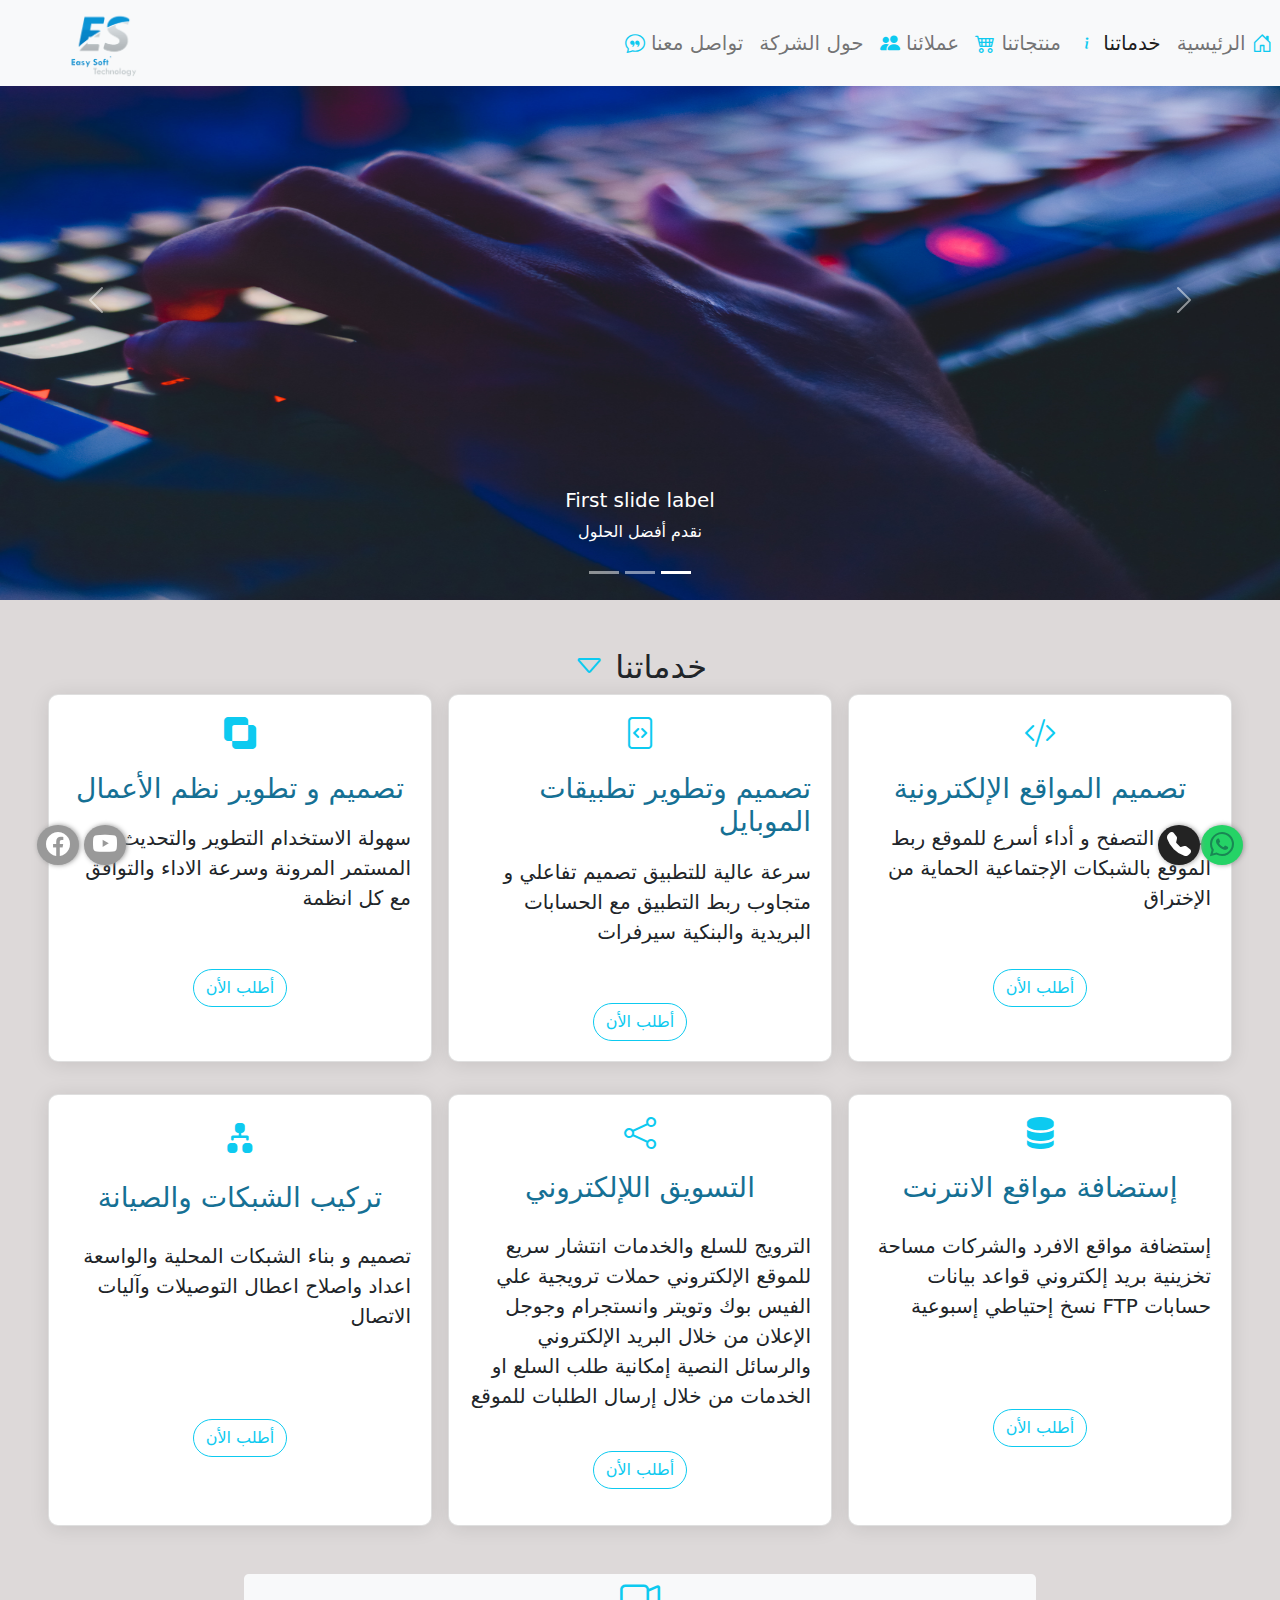
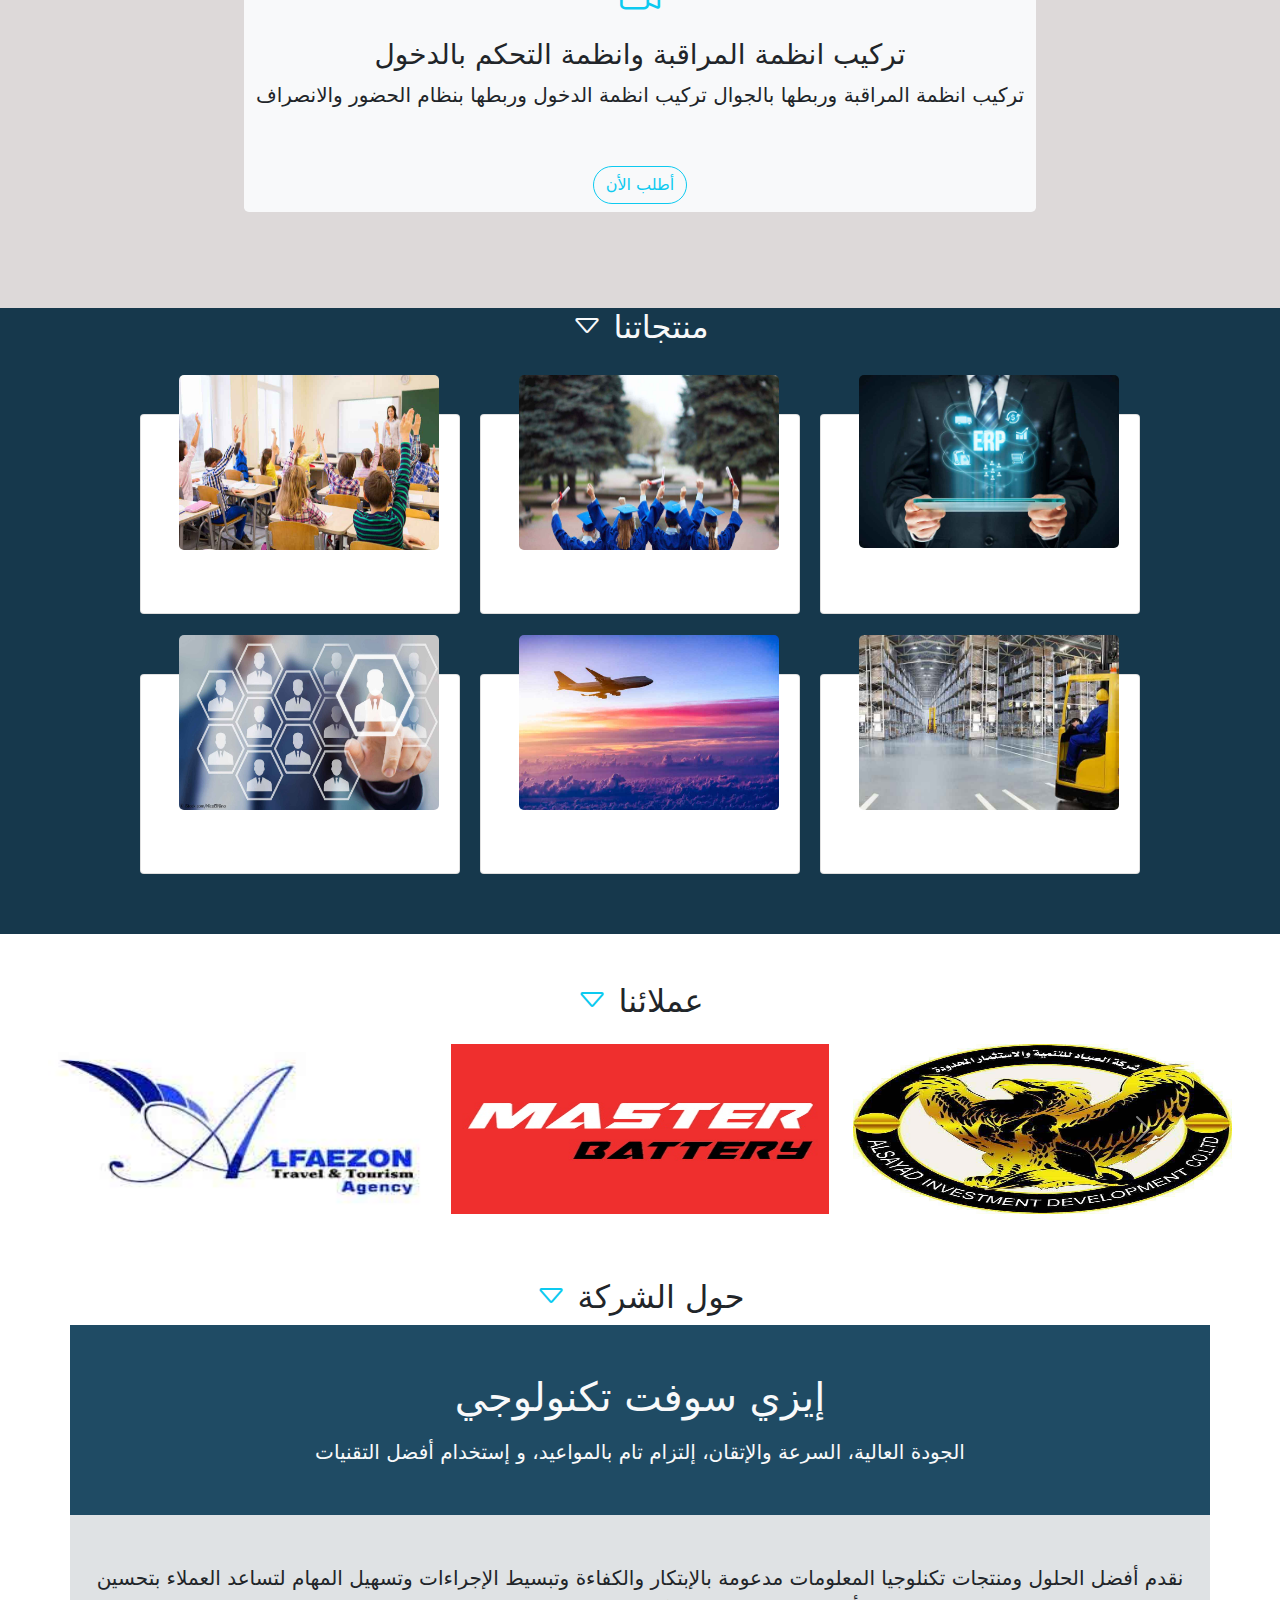
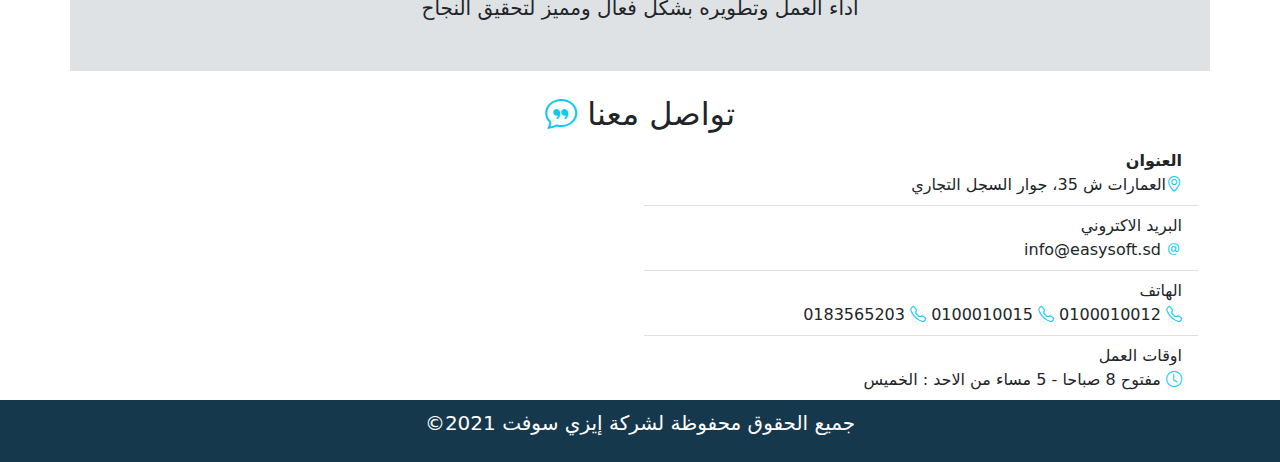
<file: index.html>
<!DOCTYPE html>
<html lang="en" dir="rtl">
<!-- start head -->

<head>
    <meta charset="utf-8">
    <meta name="viewport" content="width=device-width, initial-scale=1">
    <meta name="description" content="">
    <meta name="author" content="Mark Otto, Jacob Thornton, and Bootstrap contributors">
    <meta name="generator" content="Hugo 0.83.1">
    <title>إيزي سوفت تكنولوجي</title>


    <!-- Bootstrap core CSS -->
    <!-- <link rel="stylesheet" href="./style.css" /> -->
    <link href="./css/bootstrap.rtl.min.css" rel="stylesheet">
    <link rel="stylesheet" href="https://cdn.jsdelivr.net/npm/bootstrap-icons@1.5.0/font/bootstrap-icons.css">

    <link rel="stylesheet" href="css/e_style.css">
    <link rel="stylesheet" href="css/simple-lightbox.css">
    <!-- mapbox -->
    <link href="https://api.mapbox.com/mapbox-gl-js/v2.1.1/mapbox-gl.css" rel="stylesheet" />


</head>
<!--end head  -->

<body>
    <div class="container-fluid ">
        <header>
            <nav class="navbar navbar-expand-md navbar-light fixed-top bg-light   ">

                <button class="navbar-toggler" type="button" data-bs-toggle="collapse" data-bs-target="#navbarCollapse" aria-controls="navbarCollapse" aria-expanded="false" aria-label="تبديل التنقل">
            <span class="navbar-toggler-icon "></span>
          </button>
                <div class="collapse navbar-collapse" id="navbarCollapse">
                    <ul class="navbar-nav navbar-brand me-auto mb-2 mb-md-0">
                        <li class="nav-item">
                            <a class="nav-link" href="easys.html">
                                <i class="bi bi-house-door text-info"></i> الرئيسية
                            </a>
                        </li>
                        <li class="nav-item">
                            <a class="nav-link active" aria-current="page" href="#services"> خدماتنا 
                                <i class="bi bi-info text-info"></i>
                            </a>
                        </li>
                        <li class="nav-item">
                            <a class="nav-link" href="#products"> منتجاتنا
                                <i class="bi bi-cart4 text-info"></i>
                            </a>
                        </li>
                        <li class="nav-item">
                            <a class="nav-link " href="#customer" tabindex="-1" aria-disabled="true">عملائنا 
                                <i class="bi bi-people-fill text-info"></i>
                            </a>
                        </li>
                        <li class="nav-item">
                            <a class="nav-link " href="#around" tabindex="-1" aria-disabled="true">حول الشركة  </a>
                        </li>
                        <li class="nav-item">
                            <a class="nav-link" href="#con" tabindex="-1" aria-disabled="true">تواصل معنا 
                                <i class="bi bi-chat-quote text-info"></i>
                            </a>
                        </li>
                    </ul>

                </div>
                <div class="text-end me-5">
                    <!-- My Logo -->
                    <a href="https://easysoft.sd" class="my-logo ">
                        <img class="logo-two " src="./images/easy.png" alt="logo" height="70" width="120" />
                    </a>
                </div>
            </nav>
        </header>

    </div>
    <!--  start carsoual -->

    <div id="carouselExampleCaptions" class="carousel slide " data-bs-ride="carousel">
        <div class="carousel-indicators">
            <button type="button" data-bs-target="#carouselExampleCaptions" data-bs-slide-to="0" class="active" aria-current="true" aria-label="Slide 1"></button>
            <button type="button" data-bs-target="#carouselExampleCaptions" data-bs-slide-to="1" aria-label="Slide 2"></button>
            <button type="button" data-bs-target="#carouselExampleCaptions" data-bs-slide-to="2" aria-label="Slide 3"></button>
        </div>
        <div class="carousel-inner">
            <div class="carousel-item active">
                <img src="./images/pexels-soumil-kumar-735911.jpg" class="d-block w-100" alt="..." width="300" height="600">
                <div class="carousel-caption d-none d-md-block">
                    <h5>First slide label</h5>
                    <p>نقدم أفضل الحلول</p>
                </div>
            </div>
            <div class="carousel-item">
                <img src="./images/pexels-xxss-is-back-777001.jpg" class="d-block w-100" alt="..." width="300" height="600">
                <div class="carousel-caption d-none d-md-block">
                    <h5>Second slide label</h5>
                    <p>ومنتجات تكنلوجيا المعلومات مدعومة بالإبتكار والكفاءة </p>
                </div>
            </div>
            <div class="carousel-item">
                <img src="./images/pexels-josh-sorenson-1714208.jpg" class="d-block w-100" alt="..." width="300" height="600">
                <div class="carousel-caption d-none d-md-block">
                    <h5>Third slide label</h5>
                    <p>وتبسيط الإجراءات وتسهيل المهام لتساعد العملاء بتحسين أداء العمل وتطويره بشكل فعال ومميز لتحقيق النجاح</p>
                </div>
            </div>
        </div>
        <button class="carousel-control-prev" type="button" data-bs-target="#carouselExampleCaptions" data-bs-slide="prev">
      <span class="carousel-control-prev-icon" aria-hidden="true"></span>
      <span class="visually-hidden">Previous</span>
    </button>
        <button class="carousel-control-next" type="button" data-bs-target="#carouselExampleCaptions" data-bs-slide="next">
      <span class="carousel-control-next-icon" aria-hidden="true"></span>
      <span class="visually-hidden">Next</span>
    </button>
    </div>
    <!--  end carsoual -->
    <!-- services section -->
    <section class="services">
        <!-- الخدمات -->
        <!-- container -->
        <div class="container-fluid p-5 " id="services">
            <h2 class="text-center text-dark mt-0 ">خدماتنا
                <i class="bi bi-caret-down text-info "></i>
            </h2>
            <!-- make row one-->
            <div class="row g-3 ">
                <!-- make col one -->
                <div class="col-md-4 ">
                    <div class="card h-100 ">
                        <div class="card-body ">
                            <h2 class="card-title align-self-center "><i class="bi bi-code-slash text-info text-center "></i></h2>
                            <h3 class="card-title align-self-center ">تصميم المواقع الإلكترونية</h3>
                            <p class="card-text mt-2 lead ">سرعة التصفح و أداء أسرع للموقع ربط الموقع بالشبكات الإجتماعية الحماية من الإختراق</p>
                            <div class="align-self-center mt-3 ">
                                <a href="#con " class="btn btn-outline-info ">أطلب الأن </a>
                            </div>
                        </div>
                    </div>

                </div>
                <!-- make col two -->
                <div class="col-md-4 ">
                    <div class="card h-100">
                        <div class="card-body ">
                            <h2 class="card-title align-self-center "><i class="bi bi-file-code text-info "></i></h2>
                            <h3 class="card-title align-self-center "> تصميم وتطوير تطبيقات الموبايل</h3>
                            <p class="card-text mt-2 lead"> سرعة عالية للتطبيق تصميم تفاعلي و متجاوب ربط التطبيق مع الحسابات البريدية والبنكية سيرفرات </p>
                            <div class="align-self-center mt-3 ">
                                <a href="#con " class="btn btn-outline-info ">أطلب الأن </a>
                            </div>
                        </div>
                    </div>
                </div>
                <!-- make col three -->
                <div class="col-md-4 ">
                    <div class="card h-100">
                        <div class="card-body ">
                            <h2 class="card-title align-self-center "><i class="bi bi-exclude text-info "></i></h2>
                            <h3 class="card-title align-self-center "> تصميم و تطوير نظم الأعمال</h3>
                            <p class="card-text mt-2 lead">سهولة الاستخدام التطوير والتحديث المستمر المرونة وسرعة الاداء والتوافق مع كل انظمة </p>
                            <div class="align-self-center mt-3 ">
                                <a href="#con " class="btn btn-outline-info ">أطلب الأن </a>
                            </div>
                        </div>
                    </div>
                </div>
            </div>
            <!-- make row two-->
            <div class="row g-3 mt-3">
                <!-- make col one -->
                <div class="col-md-4 ">
                    <div class="card h-100">
                        <div class="card-body ">
                            <h2 class="card-title align-self-center "><i class="bi bi-server text-info "></i></h2>
                            <h3 class="card-title align-self-center "> إستضافة مواقع الانترنت </h3>
                            <p class="card-text mt-3 lead">إستضافة مواقع الافرد والشركات مساحة تخزينية بريد إلكتروني قواعد بيانات حسابات FTP نسخ إحتياطي إسبوعية</p>
                            <div class="align-self-center mt-5 ">
                                <a href="#con " class="btn btn-outline-info ">أطلب الأن </a>
                            </div>
                        </div>
                    </div>
                </div>
                <!-- make col two -->
                <div class="col-md-4 ">
                    <div class="card h-100">
                        <div class="card-body ">
                            <h2 class="card-title align-self-center "><i class="bi bi-share text-info "></i></h2>
                            <h3 class="card-title align-self-center ">التسويق اللإلكتروني</h3>

                            <p class="card-text mt-3 lead">الترويج للسلع والخدمات انتشار سريع للموقع الإلكتروني حملات ترويجية علي الفيس بوك وتويتر وانستجرام وجوجل الإعلان من خلال البريد الإلكتروني والرسائل النصية إمكانية طلب السلع او الخدمات من خلال إرسال الطلبات للموقع
                            </p>
                            <div class="align-self-center mb-3">
                                <a href="#con " class="btn btn-outline-info ">أطلب الأن </a>
                            </div>
                        </div>
                    </div>
                </div>

                <!-- make col three -->
                <div class="col-md-4 ">
                    <div class="card h-100">
                        <div class="card-body ">
                            <h1 class="card-title align-self-center "><i class="bi bi-diagram-2-fill text-info "></i></h1>
                            <h3 class="card-title align-self-center "> تركيب الشبكات والصيانة</h3>
                            <p class="card-text mt-3 lead "> تصميم و بناء الشبكات المحلية والواسعة اعداد واصلاح اعطال التوصيلات وآليات الاتصال
                            </p>
                            <div class="align-self-center mt-5 ">
                                <a href="#con " class="btn btn-outline-info ">أطلب الأن </a>
                            </div>
                        </div>
                    </div>
                </div>
            </div>
            <!-- start section cctv -->
            <section class="cctv">
                <div class="container bg-light rounded-3">
                    <div class="text-center mt-5">
                        <h1 class="mb-3 mt-3"><i class="bi bi-camera-video text-info"></i></h1>

                        <h3>تركيب انظمة المراقبة وانظمة التحكم بالدخول</h3>
                        <p class="lead mb-5">
                            تركيب انظمة المراقبة وربطها بالجوال تركيب انظمة الدخول وربطها بنظام الحضور والانصراف
                        </p>
                        <div class="align-self-center mb-5 p-2">
                            <a href="#con " class="btn btn-outline-info ">أطلب الأن </a>
                        </div>
                    </div>

                </div>
            </section>
            <!-- end section cctv -->
        </div>
        <!-- card section -->
    </section>
    <!-- end services section -->
    <!-- start card section -->
    <section class="cards color " id="products">
        <h2 class="text-center text-light  ">منتجاتنا
            <i class="bi bi-caret-down text-light "></i>
        </h2>
        <div class="container ">
            <div class="card">
                <div class="imgBox">
                    <img src="./images/erp.jpg " alt="">
                </div>
                <div class="content ">
                    <h4 class="card-title align-self-center mt-2 "> نظام إدارة المؤسسات</h4>
                    <h5 class="card-title align-self-center ">( <span class=" text-info ">Easy-ERP</span> )</h5>
                    <p class="card-text mt-3 ">

                        اطلع على جميع المعلومات الهامة عن كل إدارة في لمحة سريعة، واجعل الاطلاع على المعلومات الحساسة مقتصراً على مدراء الموارد البشرية فقط، أو اجعل المعلومات الأخرى متاحة لجميع الموظفين للاطلاع عليها وكأنها دليل الموظف، احصل على تنبيهات طلبات الإجازات الجديدة
                        وطلبات التخصيص وطلبات التوظيف والتقييمات والمزيد
                    </p>

                </div>
            </div>

            <div class="card">
                <div class="imgBox">
                    <img src="./images/coll.jpg " alt=" " height="175 ">
                </div>
                <div class="content ">
                    <!-- card title -->
                    <h4 class="card-title align-self-center mt-2 "> نظام إدارة الجامعات والكليات</h5>
                        <h5 class="card-title align-self-center ">(<span class=" text-info ">Easy-College</span>)</h5>
                        <!-- card text -->
                        <p class="card-text ">
                            احتفظ بجميع معلومات الطالب في مكان واحد لسهولة الوصول إلى المكان وعند الحاجة لاتخاذ قرارات مستنيرة تتتألف الميزات الأساسية لـ نظام إدارة الجامعات والكليات من الوحدات الضرورية لتشغيل أي كلية تعليمي. فليكن من السهل استخدام نظام إدارة معلومات الطلاب وإدارة
                            الكلية وإدارة الدورات الدراسية وإدارة التسجيل والامتحانات المفيدة إلى جانب الإدارة المالية المتكاملة

                        </p>
                </div>
            </div>
            <div class="card ">
                <div class="imgBox ">
                    <img src="./images/school.jpg" alt=" " height="175 ">
                </div>
                <div class="content ">
                    <!-- card title -->
                    <h4 class="card-title align-self-center mt-2"> نظام إدارة المدارس والمعاهد</h5>
                        <h5 class="card-title align-self-center ">( <span class=" text-info ">Easy-ERP School</span> )</h5>
                        <!-- card text -->
                        <p class="card-text ">عملية تسجيل مدعومة بسير العمل والتي تمكن المعهد/المدرسة من متابعة سير العمليات بكل شفافية ووضوح وهو نظام متكامل لإدارة الطلبة يشمل جميع المعلومات ومنها فصيلة الدم والانجازات والكثير من التفاصيل الاخري.ويقدم إدارة متكاملة وتشمل
                            أدارة الموارد البشرية وجميع المعلومات الخاصه بالمهارات والدرجات والرواتب الخاصه بكل مدرس.</p>

                </div>
            </div>
            <div class="card ">
                <div class="imgBox ">
                    <img src="./images/inv.jpg " alt=" " height="175">
                </div>
                <div class="content ">
                    <!-- card title -->
                    <h4 class="card-title align-self-center "> نظام إدارة المخزون</h5>
                        <h5 class="card-title align-self-center ">( <span class=" text-info ">Easy-Inventory</span> )</h5>
                        <!-- card text -->
                        <p class="card-text mt-3 ">

                            احصل على تقييم دقيق للمخزون وحسن أداء جميع عملياتك الداخلية. من خلال ترحيل كافة الحركات المخزنية من استلام وصرف وتحويل المخزون بين المواقع بدلاً عن إدخالها مره اخري كقيود محاسبية كما يمكن استخدم نقاط حد الطلب وطلبات عروض الأسعار التلقائية لجعل سلسلة التوريد
                            أكثر كفاءة من ذي قبل. كما يمكنك تتبع جميع حركات المخزون بدايةً من الشراء مرورًا بالوصول إلى المستودع وحتى أوامر البيع. تتبع أرقام الدفعات أو الأرقام المسلسلة في المراحل الأولى أو النهائية من أي مكان في سلسلة التوريد.
                        </p>
                </div>
            </div>
            <div class="card ">
                <div class="imgBox ">
                    <img src="./images/travel.jpg" alt=" " height="175">
                </div>
                <div class="content ">
                    <!-- card title -->
                    <h4 class="card-title align-self-center mt-2"> نظام وكالات السفر والسياحة</h5>
                        <h5 class="card-title align-self-center ">( <span class=" text-info ">Easy-Inventory</span> )</h5>
                        <!-- card text -->
                        <p class="card-text mt-3 ">

                            نظام متكامل وشامل مبني على أعلى المعايير العالمية لإدارة وكالات السياحة و السفر . يوفر للإدارة العليا كل المعلومات المطلوبة التي تؤدي إلى نجاحها. ويوفر إمكانية إظهار تقرير بالاوزان لكافة فئات التذاكر من تذاكر الطيران والعفش الزائد وغيرها .إمكانية إظهار
                            تقرير بكشف حساب للصندوق عن المبيعات النقدية.يتيح إدارة ومتابعة أمور العاملين على كافة مستويات توزعهم الإداري والعملي والمالي منخلال إتاحة إدخال أدق التفاصيل الخاصة بأضابير الموظفين وشروط عقودهم و استحقاقاتهم ومتابعة إجازاتهم
                            وأية حركة تطرأ على مسيرة عملهم الوظيفي ويوجد مصمم تقارير خاص لاستخراج أية معلومات بالشكل التي تريده الإدارة
                        </p>

                </div>
            </div>
            <div class="card ">
                <div class="imgBox ">
                    <img src="./images/recr.jpg" alt=" " height="175">
                </div>
                <div class="content ">
                    <!-- card title -->
                    <h4 class="card-title align-self-center "> نظام الاستخدام الخارجي والتوظيف</h5>
                        <h5 class="card-title align-self-center ">( <span class=" text-info ">Easy-recrutment</span> )</h5>
                        <!-- card text -->
                        <p class="card-text mt-3 ">
                            يقوم النظام في مساعدتك علي إدارة المشاريع التوظيفية من عقودات عمل خارجية وفلترتها وتحديد المؤهل اللاذم للمشروع في الشهادات والخبرات والعمر وكل ما تحتاجة من خدمات للتوظيف كما يساعدك في عمل تقرير شامل عن عدد المقدمين للمشروع وعدد خبراتهم وشهاداتهم وعدد
                            المقبولين والذين تم رفضهم ويساعد في تسهيل المعاملات الخاصة بالوكالة
                        </p>

                </div>
            </div>
        </div>

    </section>
    <!-- customer -->
    <!-- this is good one 😎😋 -->
    <section id="customer" class="p-5 section-c">
         <h2 class='text-center text-dark mb-4'>عملائنا
                <i class="bi bi-caret-down text-info "></i>
            </h2>

        <div id="carouselExampleControlsNoTouching" class="carousel slide" data-bs-touch="false" data-bs-interval="false">
<div class="carousel-inner">
  <div class="carousel-item active">
      <div class="row">
          <div class="col"> <img src="./images/hunter.jpg" height="170" class="d-block w-100" alt="..."></div>
          <div class="col"> <img src="./images/master.jpg" height="170" class="d-block w-100" alt="..."></div>
          <div class="col"> <img src="./images/faz.jpg" height="170" class="d-block w-100" alt="..."></div>
      </div>
  </div>
  <div class="carousel-item">
      <div class="row">
          <div class="col"> <img src="./images/ballons.jpeg" class="d-block w-100" alt="..."></div>
          <div class="col"> <img src="./images/city.jpeg" class="d-block w-100" alt="..."></div>
          <div class="col"> <img src="./images/coll.jpg" class="d-block w-100" alt="..."></div>
      </div>
  </div>
  <div class="carousel-item">
     <div class="row">
          <div class="col"> <img src="./images/ballons.jpeg" class="d-block w-100" alt="..."></div>
          <div class="col"> <img src="./images/city.jpeg" class="d-block w-100" alt="..."></div>
          <div class="col"> <img src="./images/coll.jpg" class="d-block w-100" alt="..."></div>
      </div>
  </div>
</div>
<button class="carousel-control-prev" type="button" data-bs-target="#carouselExampleControlsNoTouching" data-bs-slide="prev">
  <span class="carousel-control-prev-icon" aria-hidden="true"></span>
  <span class="visually-hidden">Previous</span>
</button>
<button class="carousel-control-next" type="button" data-bs-target="#carouselExampleControlsNoTouching" data-bs-slide="next">
  <span class="carousel-control-next-icon" aria-hidden="true"></span>
  <span class="visually-hidden">Next</span>
</button>
</div>

    </section>
  <!-- this is bad one 😁😅 -->
    <!-- <section class="section-c  p-5 " id='customer'>
        <div class="containor  ">
            <h2 class='text-center text-dark mb-4'>عملائنا
                <i class="bi bi-caret-down text-info "></i>
            </h2>
           
            <div id="carouselExampleCaptions2" class="carousel slide " data-bs-ride="carousel">
                <div class="carousel-indicators">
                    <button type="button" data-bs-target="#carouselExampleCaptions2" data-bs-slide-to="0" class="active" aria-current="true" aria-label="Slide 1"></button>
                    <button type="button" data-bs-target="#carouselExampleCaptions2" data-bs-slide-to="1" aria-label="Slide 2"></button>
                    <button type="button" data-bs-target="#carouselExampleCaptions" data-bs-slide-to="2" aria-label="Slide 3"></button>
                </div>
                <div class="carousel-inner">
                    <div class="row g-1">
                        <div class="col-md-4">
                            <div class="carousel-item active">
                                <img src="./images/hunter.jpg" class="d-block w-100" alt="..." height="170">
                            </div>
                        </div>
                        <div class="col-md-4">
                            <div class="carousel-item active">
                                <img src="./images/master.jpg" class="d-block w-100" alt="..." height="170">
                            </div>
                        </div>
                        <div class="col-md-4">
                            <div class="carousel-item active">
                                <img src="./images/faz.jpg" class="d-block w-100" alt="..." height="170">
                            </div>
                        </div>
                    </div>
                </div>
                <button class="carousel-control-prev" type="button" data-bs-target="#carouselExampleControls" data-bs-slide="prev">
                  <span class="carousel-control-prev-icon" aria-hidden="true"></span>
                  <span class="visually-hidden">Previous</span>
                </button>
                <button class="carousel-control-next" type="button" data-bs-target="#carouselExampleControls" data-bs-slide="next">
                  <span class="carousel-control-next-icon" aria-hidden="true"></span>
                  <span class="visually-hidden">Next</span>
                </button>
            </div>


          


        </div>
    </section> -->
    <!-- around company -->
    <section class="around-c" id="around">
        <div class="contaier-fluid">
            <h2 class="text-center text-dark mt-3 ">حول الشركة
                <i class="bi bi-caret-down text-info "></i>
            </h2>
            <div class="container rounded-2">
                <!-- row one -->
                <div class="row color2 ">
                    <!-- title -->
                    <h1 class="text-center text-light mt-5 ">إيزي سوفت تكنولوجي</h1>
                    <p class=" lead text-center text-light mt-2 mb-5">
                        الجودة العالية، السرعة والإتقان، إلتزام تام بالمواعيد، و إستخدام أفضل التقنيات
                    </p>
                </div>
                <!-- row two -->
                <div class="row color3 ">
                    <!-- title -->
                    <p class="lead text-center mt-5 mb-5">
                        نقدم أفضل الحلول ومنتجات تكنلوجيا المعلومات مدعومة بالإبتكار والكفاءة وتبسيط الإجراءات وتسهيل المهام لتساعد العملاء بتحسين أداء العمل وتطويره بشكل فعال ومميز لتحقيق النجاح</p>
                </div>

            </div>
        </div>

    </section>
    <!-- contact & map -->
    <section id="con">
        <h2 class="text-center mt-4 text-dark">تواصل معنا
            <i class="bi bi-chat-quote text-info"></i>
        </h2>
        <div class="container">
            <div class="row g-2">
                <div class="col-md-6">
                    <ul class="list-group list-group-flush laed">
                        <li class="list-group-item">
                            <span class="fw-bold">العنوان </span><br><i class="text-info bi bi-geo-alt"></i>العمارات ش 35، جوار السجل التجاري


                        </li>
                        <li class="list-group-item">
                            <span>البريد الاكتروني</span><br>
                            <i class="bi bi-at text-info"></i> info@easysoft.sd
                        </li>
                        <li class="list-group-item">
                            <span>الهاتف </span><br>
                            <i class="bi bi-telephone text-info"></i> 0100010012
                            <i class="bi bi-telephone text-info"></i> 0100010015
                            <i class="bi bi-telephone text-info"></i> 0183565203
                        </li>
                        <li class="list-group-item">
                            <span>اوقات العمل </span><br>
                            <i class="bi bi-clock text-info"></i> مفتوح 8 صباحا - 5 مساء من الاحد : الخميس
                        </li>
                    </ul>
                </div>
                <div class="col-md-6">
                    <div id="map"></div>
                </div>

            </div>
        </div>


    </section>
    <!-- footer -->
    <footer class="p-2 text-white text-center color">
        <div>
            <p class="lead">جميع الحقوق محفوظة لشركة إيزي سوفت 2021&copy;</p>

            <div>
                <a href="https://api.whatsapp.com/send?phone=0100010015 " class="float float-whats text-decoration-none" target="_blank">
                    <i class="bi bi-whatsapp p-1 shrink f1 text-success"></i aria-hidden="true"></i>
                </a>


                <a href="tel:0100010015 " class="float float-phone" target="_blank">
                    <i class="bi bi-telephone-fill shrink p-1 f1" aria-hidden="true"></i>
                </a>
                <!-- facebook icon -->
                <a class="float float-facebook" target="_blank" href="https://www.facebook.com/Easy-Soft-Technology-103156011080140/?ref=br_rs"><i class="bi bi-facebook shrink f1"></i></a>
                <!-- youtube icon -->
                <a class="float float-youtube" target="_blank" href="https://www.youtube.com/channel/UCVoiY46m-VXs6pxBaiLZznA"><i class="bi bi-youtube shrink f1"></i></a>


            </div>


    </footer>


</body>
<script src="./js/bootstrap.bundle.min.js "></script>
<script src="js/jquery.js "></script>
<script src="https://api.mapbox.com/mapbox-gl-js/v2.1.1/mapbox-gl.js"></script>
<script>
    // map
    mapboxgl.accessToken =
        "pk.eyJ1IjoiYnRyYXZlcnN5IiwiYSI6ImNrbmh0dXF1NzBtbnMyb3MzcTBpaG10eXcifQ.h5ZyYCglnMdOLAGGiL1Auw";
    var map = new mapboxgl.Map({
        container: "map",
        style: "mapbox://styles/mapbox/streets-v11",
        center: [-71.060982, 42.35725],
        zoom: 18,
    });
</script>


</html>
</file>
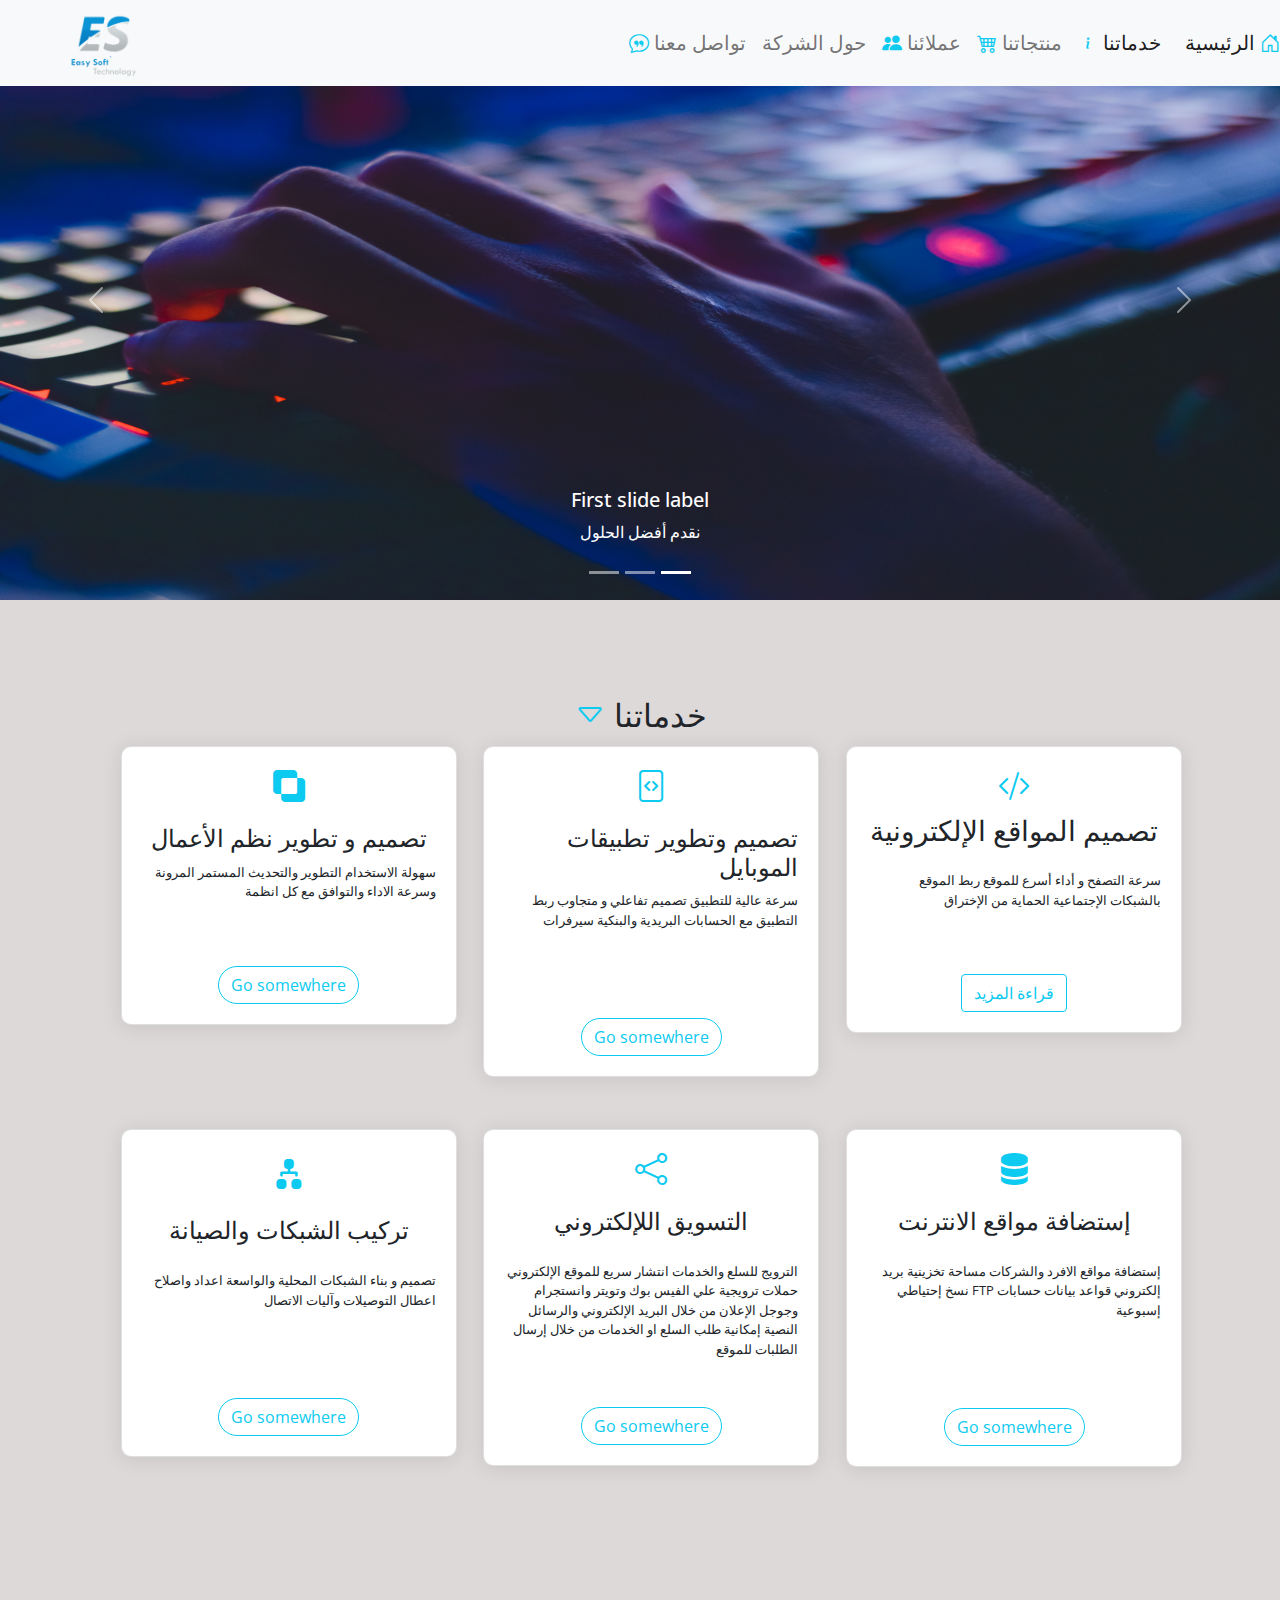
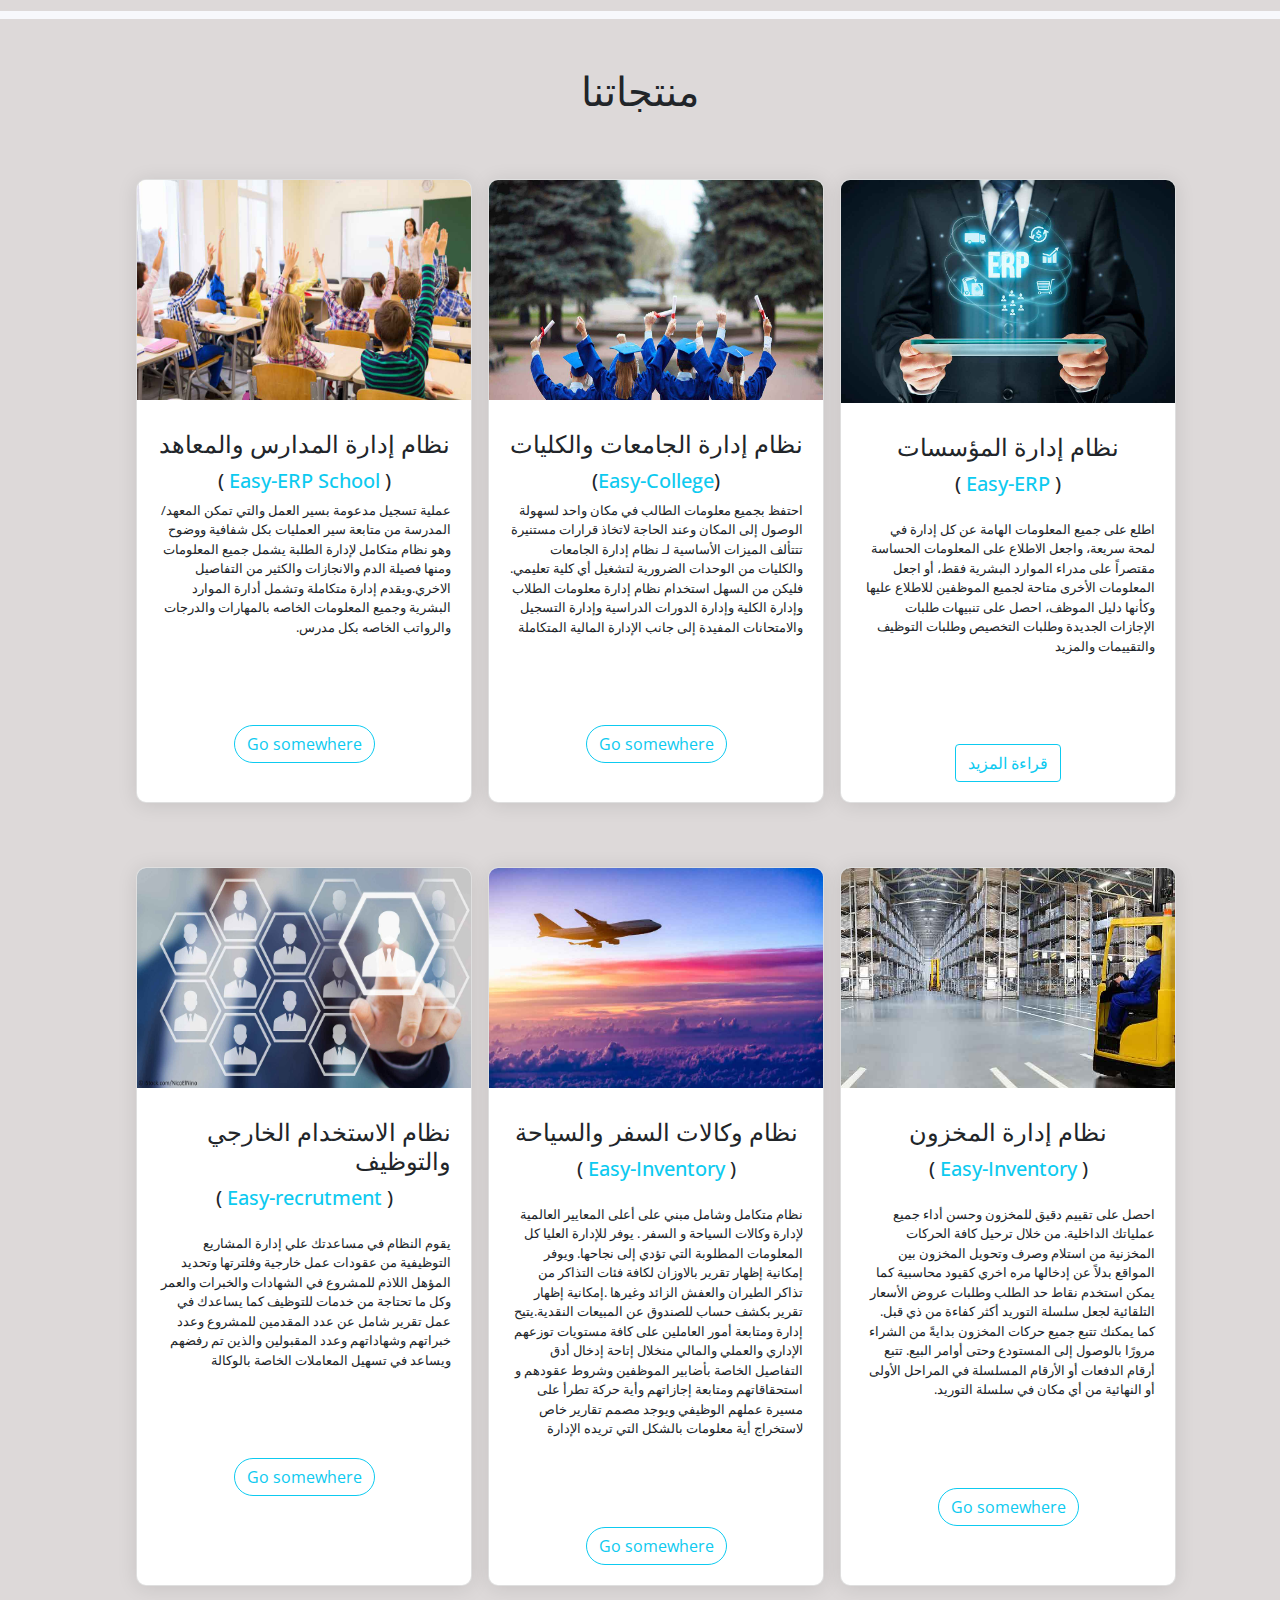
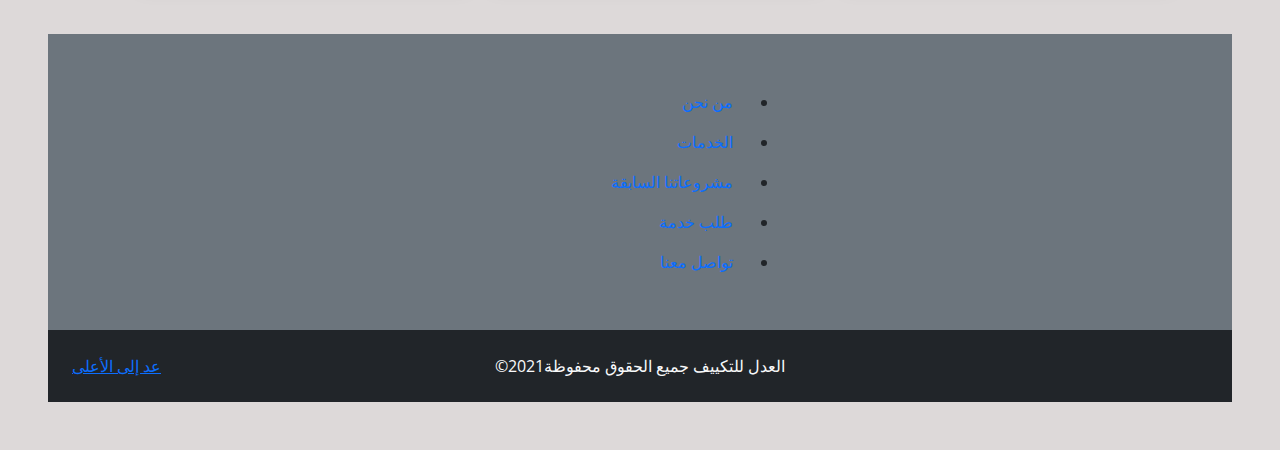
<file: services.html>
<!DOCTYPE html>
<html lang="en" dir="rtl">
<!-- start head -->

<head>
    <meta charset="utf-8">
    <meta name="viewport" content="width=device-width, initial-scale=1">
    <meta name="description" content="">
    <meta name="author" content="Mark Otto, Jacob Thornton, and Bootstrap contributors">
    <meta name="generator" content="Hugo 0.83.1">
    <title>إيزي سوفت تكنولوجي</title>


    <!-- Bootstrap core CSS -->
    <!-- <link rel="stylesheet" href="./style.css" /> -->
    <link href="./css/bootstrap.rtl.min.css" rel="stylesheet">
    <link rel="stylesheet" href="https://cdn.jsdelivr.net/npm/bootstrap-icons@1.5.0/font/bootstrap-icons.css">

    <link rel="stylesheet" href="./style.css">
</head>

<body>
    <div class="container-fluid "></div>
    <header>
        <nav class="navbar navbar-expand-md navbar-light fixed-top bg-light   ">
            <a class="navbar-brand " href="#">
                <i class="bi bi-house-door text-info"></i> الرئيسية
            </a>
            <button class="navbar-toggler" type="button" data-bs-toggle="collapse" data-bs-target="#navbarCollapse" aria-controls="navbarCollapse" aria-expanded="false" aria-label="تبديل التنقل">
        <span class="navbar-toggler-icon "></span>
      </button>
            <div class="collapse navbar-collapse" id="navbarCollapse">
                <ul class="navbar-nav navbar-brand me-auto mb-2 mb-md-0">
                    <li class="nav-item">
                        <a class="nav-link active" aria-current="page" href="#"> خدماتنا 
                            <i class="bi bi-info text-info"></i>
                        </a>
                    </li>
                    <li class="nav-item">
                        <a class="nav-link" href="#"> منتجاتنا
                            <i class="bi bi-cart4 text-info"></i>
                        </a>
                    </li>
                    <li class="nav-item">
                        <a class="nav-link " href="#" tabindex="-1" aria-disabled="true">عملائنا 
                            <i class="bi bi-people-fill text-info"></i>
                        </a>
                    </li>
                    <li class="nav-item">
                        <a class="nav-link " href="#" tabindex="-1" aria-disabled="true">حول الشركة  </a>
                    </li>
                    <li class="nav-item">
                        <a class="nav-link " href="#" tabindex="-1" aria-disabled="true">تواصل معنا 
                            <i class="bi bi-chat-quote text-info"></i>
                        </a>
                    </li>
                </ul>

            </div>
            <div class="text-end me-5">
                <!-- My Logo -->
                <a href="https://easysoft.sd" class="my-logo ">
                    <img class="logo-two " src="./images/easy.png" alt="logo" height="70" width="120" />
                </a>
            </div>
        </nav>
    </header>

    </div>
    <!--  start carsoual -->

    <div id="carouselExampleCaptions" class="carousel slide " data-bs-ride="carousel">
        <div class="carousel-indicators">
            <button type="button" data-bs-target="#carouselExampleCaptions" data-bs-slide-to="0" class="active" aria-current="true" aria-label="Slide 1"></button>
            <button type="button" data-bs-target="#carouselExampleCaptions" data-bs-slide-to="1" aria-label="Slide 2"></button>
            <button type="button" data-bs-target="#carouselExampleCaptions" data-bs-slide-to="2" aria-label="Slide 3"></button>
        </div>
        <div class="carousel-inner">
            <div class="carousel-item active">
                <img src="./images/pexels-soumil-kumar-735911.jpg" class="d-block w-100" alt="..." width="300" height="600">
                <div class="carousel-caption d-none d-md-block">
                    <h5>First slide label</h5>
                    <p>نقدم أفضل الحلول</p>
                </div>
            </div>
            <div class="carousel-item">
                <img src="./images/pexels-xxss-is-back-777001.jpg" class="d-block w-100" alt="..." width="300" height="600">
                <div class="carousel-caption d-none d-md-block">
                    <h5>Second slide label</h5>
                    <p>ومنتجات تكنلوجيا المعلومات مدعومة بالإبتكار والكفاءة </p>
                </div>
            </div>
            <div class="carousel-item">
                <img src="./images/pexels-josh-sorenson-1714208.jpg" class="d-block w-100" alt="..." width="300" height="600">
                <div class="carousel-caption d-none d-md-block">
                    <h5>Third slide label</h5>
                    <p>وتبسيط الإجراءات وتسهيل المهام لتساعد العملاء بتحسين أداء العمل وتطويره بشكل فعال ومميز لتحقيق النجاح</p>
                </div>
            </div>
        </div>
        <button class="carousel-control-prev" type="button" data-bs-target="#carouselExampleCaptions" data-bs-slide="prev">
  <span class="carousel-control-prev-icon" aria-hidden="true"></span>
  <span class="visually-hidden">Previous</span>
</button>
        <button class="carousel-control-next" type="button" data-bs-target="#carouselExampleCaptions" data-bs-slide="next">
  <span class="carousel-control-next-icon" aria-hidden="true"></span>
  <span class="visually-hidden">Next</span>
</button>
    </div>
    <!--  end carsoual -->


    <!-- الخدمات -->
    <!--end head  -->
    <!-- start card 1 -->
    <div class="container-fluid p-5 " id="خدماتنا#">
        <div class="row g-1 m-5 ">

            <h2 class="text-center text-dark mt-0 ">خدماتنا
                <i class="bi bi-caret-down text-info "></i>
            </h2>
            <div class=" col col-4 mb-5 ">
                <div class="card " style="width: 21rem; ">
                    <div class="card-body ">
                        <h2 class="card-title align-self-center "><i class="bi bi-code-slash text-info text-center "></i></h2>
                        <h3 class="card-title align-self-center ">تصميم المواقع الإلكترونية</h3>
                        <p class="card-text mt-3 ">سرعة التصفح و أداء أسرع للموقع ربط الموقع بالشبكات الإجتماعية الحماية من الإختراق</p>
                        <div class="align-self-center mt-4 ">
                            <button type="button " class="btn btn-md btn-outline-info " data-bs-toggle="popover " title=" " data-bs-content="And here 's some amazing content. It's very engaging. Right? ">قراءة المزيد</button>

                        </div>
                    </div>
                </div>
            </div>
            <!-- end card 1 -->
            <!-- strt card 2-->
            <div class=" col col-4 mb-5 ">
                <div class="card " style="width: 21rem; ">
                    <div class="card-body ">
                        <h2 class="card-title align-self-center "><i class="bi bi-file-code text-info "></i></h2>
                        <h4 class="card-title align-self-center "> تصميم وتطوير تطبيقات الموبايل</h4>
                        <p class="card-text "> سرعة عالية للتطبيق تصميم تفاعلي و متجاوب ربط التطبيق مع الحسابات البريدية والبنكية سيرفرات </p>
                        <div class="align-self-center mt-5 ">
                            <a href="# " class="btn btn-outline-info ">Go somewhere</a>
                        </div>
                    </div>
                </div>
            </div>
            <!-- end card 2 -->
            <!-- start card 3-->
            <div class=" col col-4 mb-5 ">
                <div class="card " style="width: 21rem; ">
                    <div class="card-body ">
                        <h2 class="card-title align-self-center "><i class="bi bi-exclude text-info "></i></h2>
                        <h4 class="card-title align-self-center "> تصميم و تطوير نظم الأعمال</h4>
                        <p class="card-text ">سهولة الاستخدام التطوير والتحديث المستمر المرونة وسرعة الاداء والتوافق مع كل انظمة </p>
                        <div class="align-self-center mt-4 ">
                            <a href="# " class="btn btn-outline-info ">Go somewhere</a>
                        </div>
                    </div>
                </div>
            </div>
            <!-- end card 3-->
            <!-- end row1 -->
            <!-- row 2 -->
            <!-- card 4 -->
            <div class=" col col-4 mb-5 ">
                <div class="card " style="width: 21rem; ">
                    <div class="card-body ">
                        <h2 class="card-title align-self-center "><i class="bi bi-server text-info "></i></h2>
                        <h4 class="card-title align-self-center "> إستضافة مواقع الانترنت </h5>
                            <p class="card-text mt-3 ">إستضافة مواقع الافرد والشركات مساحة تخزينية بريد إلكتروني قواعد بيانات حسابات FTP نسخ إحتياطي إسبوعية</p>
                            <div class="align-self-center mt-5 ">
                                <a href="# " class="btn btn-outline-info ">Go somewhere</a>
                            </div>
                    </div>
                </div>
            </div>
            <!-- end card 4 -->
            <!-- start card 5-->
            <div class=" col col-4 mb-5 ">
                <div class="card " style="width: 21rem; ">
                    <div class="card-body ">
                        <h2 class="card-title align-self-center "><i class="bi bi-share text-info "></i></h2>
                        <h4 class="card-title align-self-center ">التسويق اللإلكتروني</h5>

                            <p class="card-text mt-3 ">الترويج للسلع والخدمات انتشار سريع للموقع الإلكتروني حملات ترويجية علي الفيس بوك وتويتر وانستجرام وجوجل الإعلان من خلال البريد الإلكتروني والرسائل النصية إمكانية طلب السلع او الخدمات من خلال إرسال الطلبات للموقع </p>
                            <div class="align-self-center mt-2 ">
                                <a href="# " class="btn btn-outline-info ">Go somewhere</a>
                            </div>
                    </div>
                </div>

            </div>
            <!-- end card 5 -->
            <!-- start card 6-->
            <div class=" col col-4 mb-5 ">
                <div class="card " style="width: 21rem; ">
                    <div class="card-body ">
                        <h1 class="card-title align-self-center "><i class="bi bi-diagram-2-fill text-info "></i></h1>
                        <h4 class="card-title align-self-center "> تركيب الشبكات والصيانة</h5>
                            <p class="card-text mt-3 "> تصميم و بناء الشبكات المحلية والواسعة اعداد واصلاح اعطال التوصيلات وآليات الاتصال
                            </p>
                            <div class="align-self-center mt-5 ">
                                <a href="# " class="btn btn-outline-info ">Go somewhere</a>
                            </div>
                    </div>
                </div>
            </div>
            <!--  end card6-->
        </div>
        <!--  end row 2-->
        <!-- end class row -->

    </div>

    <!-- end containor -->
    <!-- الخدمات -->
    <!--end head  -->
    <!-- start card 1 -->
    <div class="container-fluid p-5 mt-2 ">
        <h1 class="text-center text-dark ">منتجاتنا</h1>
        <div class="row g-3 m-5 ">
            <div class=" col col-auto mb-5 ">
                <div class="card h-100 " style="width: 21rem; ">
                    <img src="./images/erp.jpg " class="card-img-top " alt="... ">
                    <div class="card-body ">
                        <h4 class="card-title align-self-center "> نظام إدارة المؤسسات</h5>
                            <h5 class="card-title align-self-center ">( <span class=" text-info ">Easy-ERP</span> )</h5>
                            <p class="card-text mt-3 ">اطلع على جميع المعلومات الهامة عن كل إدارة في لمحة سريعة، واجعل الاطلاع على المعلومات الحساسة مقتصراً على مدراء الموارد البشرية فقط، أو اجعل المعلومات الأخرى متاحة لجميع الموظفين للاطلاع عليها وكأنها دليل الموظف، احصل على تنبيهات
                                طلبات الإجازات الجديدة وطلبات التخصيص وطلبات التوظيف والتقييمات والمزيد</p>
                            <div class="align-self-center mt-5 ">
                                <button type="button " class="btn btn-md btn-outline-info " data-bs-toggle="popover " title=" " data-bs-content="And here 's some amazing content. It's very engaging. Right? ">قراءة المزيد</button>

                            </div>
                    </div>
                </div>
            </div>
            <!-- end card 1 -->
            <!-- strt card 2-->
            <div class=" col col-auto mb-5 ">
                <div class="card h-100 " style="width: 21rem; ">
                    <img src="./images/coll.jpg " class="card-img-top " alt="... " height="220 ">
                    <div class="card-body ">
                        <h4 class="card-title align-self-center "> نظام إدارة الجامعات والكليات</h5>
                            <h5 class="card-title align-self-center ">(<span class=" text-info ">Easy-College</span>)</h5>

                            <p class="card-text "> احتفظ بجميع معلومات الطالب في مكان واحد لسهولة الوصول إلى المكان وعند الحاجة لاتخاذ قرارات مستنيرة تتتألف الميزات الأساسية لـ نظام إدارة الجامعات والكليات من الوحدات الضرورية لتشغيل أي كلية تعليمي. فليكن من السهل استخدام نظام
                                إدارة معلومات الطلاب وإدارة الكلية وإدارة الدورات الدراسية وإدارة التسجيل والامتحانات المفيدة إلى جانب الإدارة المالية المتكاملة</p>
                            <div class="align-self-center mt-5 ">
                                <a href="# " class="btn btn-outline-info ">Go somewhere</a>
                            </div>
                    </div>
                </div>
            </div>
            <!-- end card 2 -->
            <!-- start card 3-->
            <div class=" col col-auto mb-5 ">
                <div class="card h-100 " style="width: 21rem; ">
                    <img src="./images/school.jpg " class="card-img-top " alt="... " height="220 ">
                    <div class="card-body ">
                        <h4 class="card-title align-self-center "> نظام إدارة المدارس والمعاهد</h5>
                            <h5 class="card-title align-self-center ">( <span class=" text-info ">Easy-ERP School</span> )</h5>
                            <p class="card-text ">عملية تسجيل مدعومة بسير العمل والتي تمكن المعهد/المدرسة من متابعة سير العمليات بكل شفافية ووضوح وهو نظام متكامل لإدارة الطلبة يشمل جميع المعلومات ومنها فصيلة الدم والانجازات والكثير من التفاصيل الاخري.ويقدم إدارة متكاملة وتشمل
                                أدارة الموارد البشرية وجميع المعلومات الخاصه بالمهارات والدرجات والرواتب الخاصه بكل مدرس.</p>
                            <div class="align-self-center mt-5 ">
                                <a href="# " class="btn btn-outline-info ">Go somewhere</a>
                            </div>
                    </div>
                </div>
            </div>
            <!-- end card 3-->
            <!-- end row1 -->
            <!-- row 2 -->
            <!-- card 4 -->
            <div class=" col col-auto mb-5 ">
                <div class="card h-100 " style="width: 21rem; ">
                    <img src="./images/inv.jpg " class="card-img-top " alt="... " height="220 ">
                    <div class="card-body ">
                        <h4 class="card-title align-self-center "> نظام إدارة المخزون</h5>
                            <h5 class="card-title align-self-center ">( <span class=" text-info ">Easy-Inventory</span> )</h5>
                            <p class="card-text mt-3 ">احصل على تقييم دقيق للمخزون وحسن أداء جميع عملياتك الداخلية. من خلال ترحيل كافة الحركات المخزنية من استلام وصرف وتحويل المخزون بين المواقع بدلاً عن إدخالها مره اخري كقيود محاسبية كما يمكن استخدم نقاط حد الطلب وطلبات عروض الأسعار
                                التلقائية لجعل سلسلة التوريد أكثر كفاءة من ذي قبل. كما يمكنك تتبع جميع حركات المخزون بدايةً من الشراء مرورًا بالوصول إلى المستودع وحتى أوامر البيع. تتبع أرقام الدفعات أو الأرقام المسلسلة في المراحل الأولى أو النهائية من
                                أي مكان في سلسلة التوريد.</p>
                            <div class="align-self-center mt-5 ">
                                <a href="# " class="btn btn-outline-info ">Go somewhere</a>
                            </div>
                    </div>
                </div>
            </div>
            <!-- end card 4 -->
            <!-- start card 5-->
            <div class=" col col-auto mb-5 ">
                <div class="card h-100 " style="width: 21rem; ">
                    <img src="./images/travel.jpg " class="card-img-top " alt="... " height="220 ">
                    <div class="card-body ">
                        <h4 class="card-title align-self-center "> نظام وكالات السفر والسياحة</h5>
                            <h5 class="card-title align-self-center ">( <span class=" text-info ">Easy-Inventory</span> )</h5>
                            <p class="card-text mt-3 ">نظام متكامل وشامل مبني على أعلى المعايير العالمية لإدارة وكالات السياحة و السفر . يوفر للإدارة العليا كل المعلومات المطلوبة التي تؤدي إلى نجاحها. ويوفر إمكانية إظهار تقرير بالاوزان لكافة فئات التذاكر من تذاكر الطيران والعفش
                                الزائد وغيرها .إمكانية إظهار تقرير بكشف حساب للصندوق عن المبيعات النقدية.يتيح إدارة ومتابعة أمور العاملين على كافة مستويات توزعهم الإداري والعملي والمالي منخلال إتاحة إدخال أدق التفاصيل الخاصة بأضابير الموظفين وشروط عقودهم
                                و استحقاقاتهم ومتابعة إجازاتهم وأية حركة تطرأ على مسيرة عملهم الوظيفي ويوجد مصمم تقارير خاص لاستخراج أية معلومات بالشكل التي تريده الإدارة </p>
                            <div class="align-self-center mt-5 ">
                                <a href="# " class="btn btn-outline-info ">Go somewhere</a>
                            </div>
                    </div>
                </div>

            </div>
            <!-- end card 5 -->
            <!-- start card 6-->
            <div class=" col col-auto mb-5 ">
                <div class="card h-100 " style="width: 21rem; ">
                    <img src="./images/recr.jpg " class="card-img-top " alt="... " height="220 ">
                    <div class="card-body ">
                        <h4 class="card-title align-self-center "> نظام الاستخدام الخارجي والتوظيف</h5>
                            <h5 class="card-title align-self-center ">( <span class=" text-info ">Easy-recrutment</span> )</h5>
                            <p class="card-text mt-3 "> يقوم النظام في مساعدتك علي إدارة المشاريع التوظيفية من عقودات عمل خارجية وفلترتها وتحديد المؤهل اللاذم للمشروع في الشهادات والخبرات والعمر وكل ما تحتاجة من خدمات للتوظيف كما يساعدك في عمل تقرير شامل عن عدد المقدمين للمشروع
                                وعدد خبراتهم وشهاداتهم وعدد المقبولين والذين تم رفضهم ويساعد في تسهيل المعاملات الخاصة بالوكالة
                            </p>
                            <div class="align-self-center mt-5 ">
                                <a href="# " class="btn btn-outline-info ">Go somewhere</a>
                            </div>
                    </div>
                </div>
            </div>
            <!--  end card6-->
        </div>
        <!--  end row 2-->
        <!-- end class row -->



        <!-- end containor -->



        <!-- start second container -->
        <div class="container-fluid bg-secondary ">
            <div class="row footer-row g-5 ">
                <!-- روابط الموقع -->
                <div class=" col col-auto mb-5 ">
                    <ul class="footer-link me-auto mb-2 mb-md-0 ">
                        <li class="nav-item ">
                            <a class="nav-link active " aria-current="page " href="# ">من نحن </a>
                        </li>
                        <li class="nav-item ">
                            <a class="nav-link " href="# "> الخدمات</a>
                        </li>
                        <li class="nav-item ">
                            <a class="nav-link " href="# " tabindex="-1 " aria-disabled="true ">مشروعاتنا السابقة</a>
                        </li>
                        <li class="nav-item ">
                            <a class="nav-link " href="# " tabindex="-1 " aria-disabled="true ">طلب خدمة </a>
                        </li>
                        <li class="nav-item ">
                            <a class="nav-link " href="# " tabindex="-1 " aria-disabled="true ">تواصل معنا </a>
                        </li>
                    </ul>



                </div>
                <!-- نهاية روابط الموقع -->
                <!--تواصل معنا-->
                <div class=" col col-auto mb-5 ">

                </div>
                <!--تواصل معنا-->
                <!-- ايقونات الموقع -->
                <div class=" col col-auto mb-5 ">

                </div>
                <!-- نهاية ايقونات الموقع -->
            </div>
        </div>
        <!-- end second container -->
        <!-- FOOTER -->
        <footer class="container-fluid bg-dark text-center p-4 ">
            <p class="float-end "><a href="# ">عد إلى الأعلى</a></p>
            <div class="copyright text-light ">
                العدل للتكييف
                <span>جميع الحقوق محفوظة2021&copy; </span>
            </div>
        </footer>
</body>
<script src="./js/bootstrap.bundle.min.js "></script>
<script src="js/jquery.js "></script>

</html>
</file>
<file: style.css>
@import url('https://fonts.googleapis.com/css?family=Open+Sans:400,600&display=swap');
            * {
                box-sizing: border-box;
            }
            
            body {
                background-color: #f7f8fc;
                font-family: 'Open Sans', sans-serif;
                align-items: center;
                justify-content: center;
                min-height: 100vh;
                margin: 0;
            }
            
            .container-fluid {
                /* CHANGE TO GRID */
                background-color: rgb(221, 217, 217);
                justify-items: center;
                grid-gap: 20px;
                /* width: 940px;
    max-width: 100%;
    margin: auto; */
            }
            
            .card:hover {
                margin-top: 10px;
            }
            
            .card {
                background-color: #fff;
                border-radius: 10px;
                box-shadow: 0 2px 20px rgba(0, 0, 0, 0.1);
                overflow: hidden;
                width: 300px;
            }
            
            .card-header img {
                object-fit: cover;
                height: 200px;
                width: 100%;
            }
            
            .card-body {
                display: flex;
                flex-direction: column;
                align-items: start;
                padding: 20px;
                min-height: 250px;
            }
            
            .card-body h4 {
                margin: 10px 0;
            }
            
            .card-body p {
                font-size: 13px;
                margin: 0 0 40px;
                text-decoration: solid bold gray;
            }
            
            .card-body a {
                display: flex;
                border-radius: 20px;
                align-items: center;
            }
            
            .tag {
                background-color: #fff;
                border-radius: 50px;
                font-size: 12px;
                color: #fff;
                margin: 0;
                padding: 2px 10px;
                text-transform: uppercase;
            }
            
            .tag-teal {
                background-color: #92d4e4;
            }
            
            .tag-purple {
                background-color: #3d1d94;
            }
            
            .tag-pink {
                background-color: #c62bcb;
            }
            
            .user {
                display: flex;
                margin-top: auto;
            }
            
            .user img {
                border-radius: 50%;
                margin-right: 10px;
                height: 40px;
                width: 40px;
            }
            
            .user-info h5 {
                margin: 0;
            }
            
            .user-info small {
                color: #888785;
            }
            
            @media (max-width: 940px) {
                .container {
                    grid-template-columns: 1fr;
                }
            }
</file>
<file: css/e_style.css>
/* * {
    margin: 0;
    padding: 0;
    font-family: 'Poppns', sans-serif;
} */

.colors {
    background: #00334E;
}

.color {
    background: #16384c;
}

.color-f {
    color: #16384c;
}

.color2 {
    background: #1f4b64;
}

.color3 {
    background: #dfe2e4;
}

.services .container-fluid {
    /* CHANGE TO GRID */
    background-color: rgb(221, 217, 217);
    justify-items: center;
    /* grid-gap: 20px; */
    /* width: 940px; */
    max-width: 100%;
    margin: auto;
}

.services .card:hover {
    margin-top: 10px;
}

.services .card {
    /* background-color: #fff; */
    border-radius: 10px;
    box-shadow: 0 2px 20px rgba(0, 0, 0, 0.1);
    overflow: hidden;
    /* width: 300px; */
    /* height: 370px; */
}

.services .card-body {
    display: flex;
    flex-direction: column;
    align-items: start;
    padding: 20px;
    min-height: 250px;
}

.services .card-body h3 {
    margin: 10px 0;
    color: rgb(21, 112, 148);
}

.services .card-body p {
    font-size: 20px;
    margin: 15px 0 40px;
    text-decoration: solid bold rgb(9, 94, 163);
    /* color: rgb(6, 81, 110); */
}

.services .card-body a {
    display: flex;
    border-radius: 20px;
    align-items: center;
}

.cctv .container {
    /* background-image: linear-gradient(-93deg, #f1cdd1, #d6d0db); */
    /* background-image: linear-gradient(-90deg, #d1cdd3, #d6d0db); */
}

.cctv .container a {
    border-radius: 20px;
    align-items: center;
}

.cards .container {
    position: relative;
    /* width: 1100px; */
    display: flex;
    justify-content: center;
    align-items: center;
    flex-wrap: wrap;
    padding: 30px;
}

.cards .container .card {
    display: flex;
    position: relative;
    max-width: 320px;
    height: 200px;
    background: #fff;
    margin: 30px 10px;
    padding: 20px 15px;
    flex-direction: column;
    box-shadow: 0 5px 20px rgba(0, 0, 0, 0, 5);
    transition: 0.3s ease-in-out;
}

.cards .container .card:hover {
    height: 600px;
}

.cards .container .card .imgBox {
    position: relative;
    width: 260px;
    height: 260px;
    top: -60px;
    right: 5px;
    z-index: 1;
    box-shadow: 0 5px 20px rgba(0, 0, 0, 0, 2);
}

.cards .container .card .imgBox img {
    max-width: 100%;
    border-radius: 5px;
}

.cards .container .card .content {
    max-height: 100%;
    position: relative;
    margin-top: -40px;
    padding: 10px 15px;
    text-align: center;
    color: #111;
    visibility: hidden;
    opacity: 0;
    transition: 0.3s ease-in-out;
}

.cards .container .card:hover .content {
    height: 100%;
    visibility: visible;
    opacity: 1;
    margin-top: -70px;
    transition-delay: 0.3s;
}

#map {
    width: 100%;
    height: 80%;
    border-radius: 15px;
}

.shrink {
    transition: all 0.2s ease-in-out;
}

.shrink:hover {
    transform: scale(0.8);
}


/* icons */

.f1 {
    font-size: 1.5rem;
}

.float {
     position: fixed;
    width: 42px;
    height: 40px;
    bottom: 35px;
    color: #fff;
    border-radius: 50%;
    text-align: center;
    font-size: 26px;
    box-shadow: 1px 0px 5px #999;
    z-index: 1;
}

.float-whats {
    background-color: #25d366;
    right: 37px;
}

.float-phone {
    background-color: #232323;
    right: 80px;
}

.float-phone:hover {
    color: #25d366;
}

/* .float2 {
    position: fixed;
    width: 40px;
    height: 35px;
    bottom: 40px;
    color: #fff;
    border-radius: 50%;
    text-align: center;
    font-size: 22px;
    box-shadow: 2px 2px 2px #999;
    z-index: 10;
} */

.float-facebook {
    background-color: #999;
    left: 37px;
}

.float-youtube {
    background-color: #999;
    left: 84px;
}

.float-youtube:hover {
    color: red;
}


/* slider custumer */
</file>
